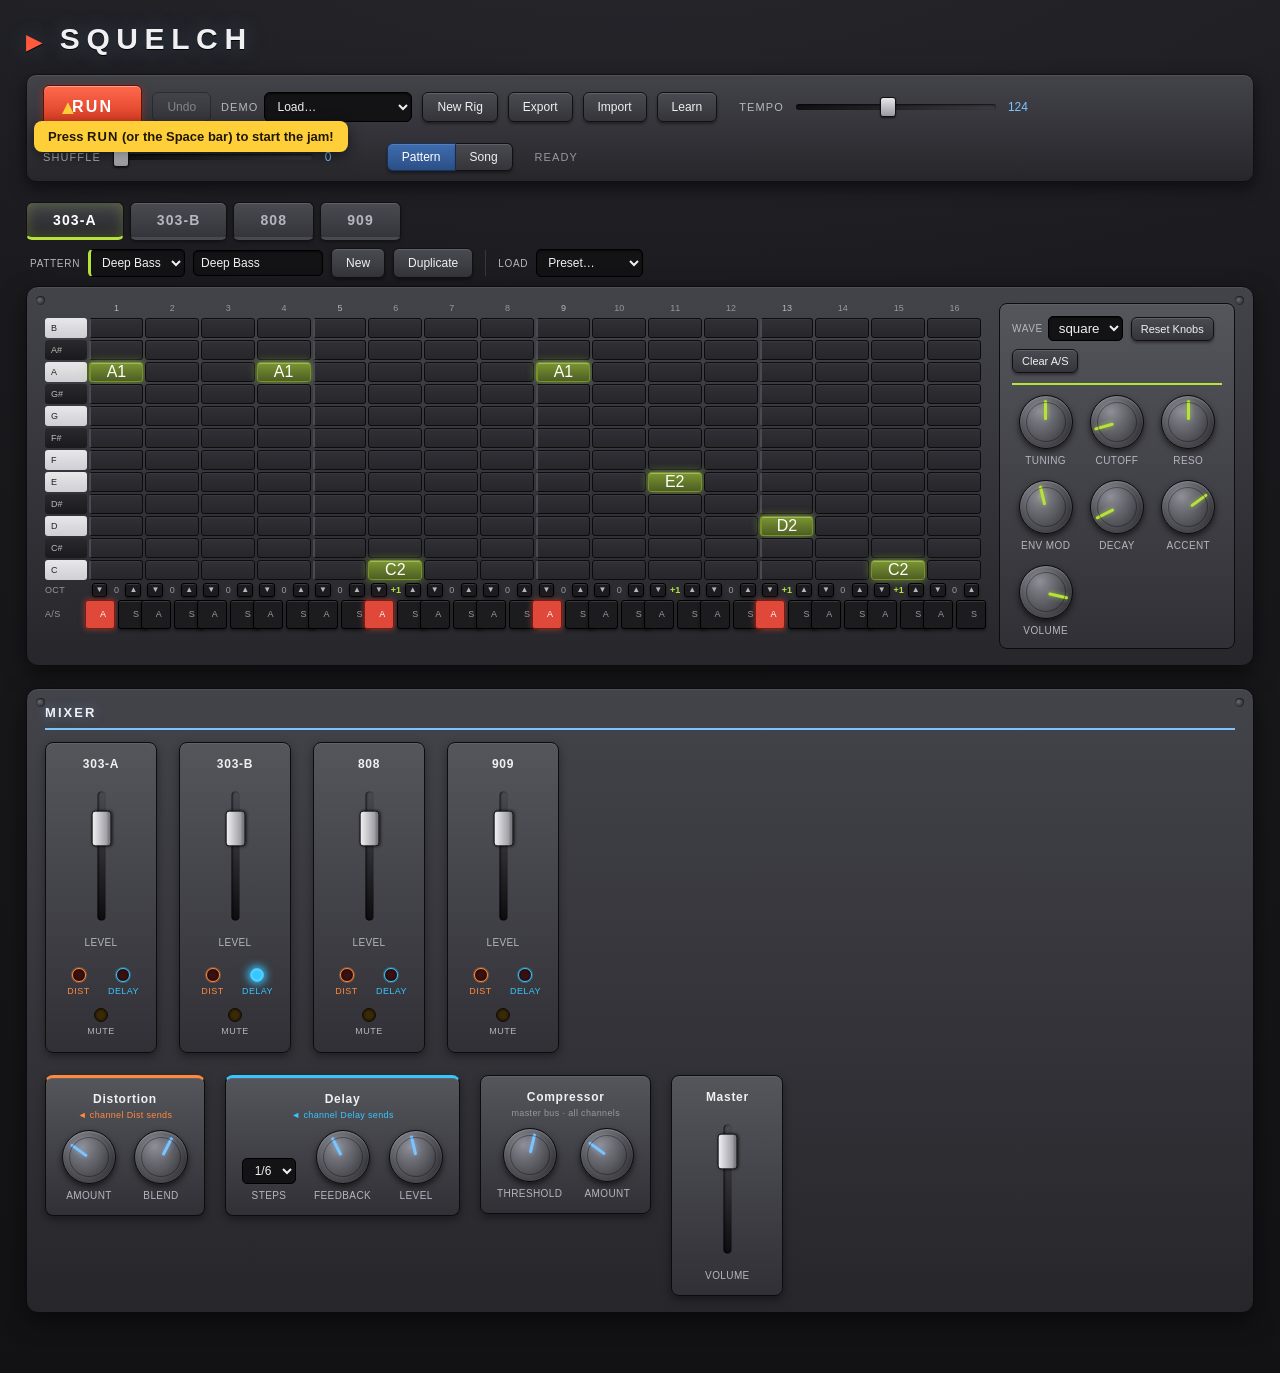
<file: index.html>
<!doctype html>
<html lang="en">
<head>
<meta charset="utf-8">
<meta name="viewport" content="width=device-width, initial-scale=1">
<title>SQUELCH</title>
<link rel="stylesheet" href="css/style.css">
</head>
<body>
<a class="skip-link" href="#instrument-tabs">Skip to the sequencer</a>
<h1>SQUELCH</h1>

<header class="transport" role="region" aria-label="Transport">
  <div class="row">
    <button id="play" class="run-btn" aria-pressed="false">RUN</button>
    <button id="undo" disabled>Undo</button>
    <label class="demo-pick">Demo
      <select id="demos" aria-label="Load a full demo track" title="Load a whole track — tempo, all four machines, and a song arrangement">
        <option value="">Load…</option>
      </select>
    </label>
    <button id="newRig" title="Clear everything and start from a blank rig">New Rig</button>
    <button id="export" title="Save your rig to a file">Export</button>
    <button id="import" title="Load a rig from a file">Import</button>
    <button id="learn">Learn</button>
    <input type="file" id="importFile" accept=".json,application/json" hidden aria-hidden="true">
  </div>
  <div class="row"><label for="tempo">Tempo</label><input type="range" id="tempo" step="1" aria-label="Tempo, beats per minute"><span class="val" id="tempoVal" aria-hidden="true"></span></div>
  <div class="row"><label for="shuffle">Shuffle</label><input type="range" id="shuffle" min="0" max="1" step="0.01" value="0" aria-label="Shuffle amount"><span class="val" id="shuffleVal" aria-hidden="true">0</span></div>
  <div class="row view-toggle" role="group" aria-label="Playback mode">
    <button id="viewPattern" class="active" aria-pressed="true">Pattern</button>
    <button id="viewSong" aria-pressed="false">Song</button>
  </div>
  <div id="status" role="status" aria-live="polite">not started</div>
</header>

<main>
  <div id="instrument-tabs"></div>
  <div id="machines"></div>
  <div id="song"></div>
  <div id="mixer"></div>
</main>

<script type="module" src="js/main.js"></script>
</body>
</html>
</file>
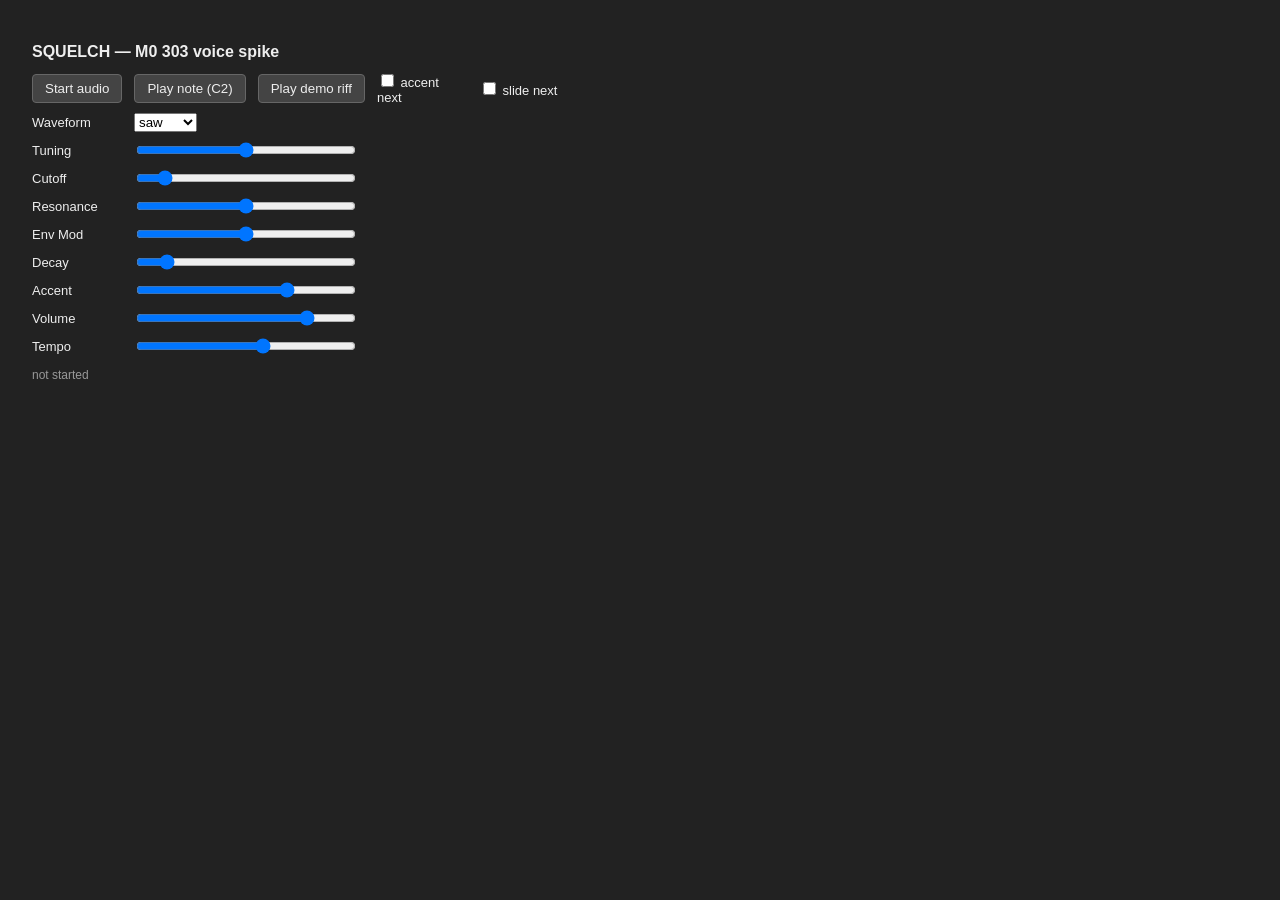
<file: spike/303-voice-spike.html>
<!doctype html>
<html>
<head>
<meta charset="utf-8">
<title>SQUELCH — M0 303 voice spike</title>
<style>
  body { font-family: -apple-system, sans-serif; background: #222; color: #eee; padding: 24px; }
  h1 { font-size: 16px; font-weight: 600; }
  .row { display: flex; align-items: center; gap: 12px; margin: 8px 0; }
  label { width: 90px; font-size: 13px; }
  input[type=range] { width: 220px; }
  .val { width: 60px; font-variant-numeric: tabular-nums; font-size: 12px; color: #9c9; }
  button { background: #444; color: #eee; border: 1px solid #666; padding: 6px 12px; border-radius: 4px; cursor: pointer; }
  button:hover { background: #555; }
  #status { color: #999; font-size: 12px; margin-top: 12px; }
</style>
</head>
<body>
<h1>SQUELCH — M0 303 voice spike</h1>

<div class="row">
  <button id="start">Start audio</button>
  <button id="playNote">Play note (C2)</button>
  <button id="playRiff">Play demo riff</button>
  <label><input type="checkbox" id="accentNext"> accent next</label>
  <label><input type="checkbox" id="slideNext"> slide next</label>
</div>

<div class="row"><label>Waveform</label>
  <select id="waveform"><option value="saw">saw</option><option value="square">square</option></select>
</div>
<div class="row"><label>Tuning</label><input type="range" id="tuning" min="-24" max="24" step="1" value="0"><span class="val" id="tuningVal"></span></div>
<div class="row"><label>Cutoff</label><input type="range" id="cutoff" min="100" max="4000" step="1" value="500"><span class="val" id="cutoffVal"></span></div>
<div class="row"><label>Resonance</label><input type="range" id="resonance" min="0" max="1" step="0.01" value="0.5"><span class="val" id="resonanceVal"></span></div>
<div class="row"><label>Env Mod</label><input type="range" id="envMod" min="0" max="1" step="0.01" value="0.5"><span class="val" id="envModVal"></span></div>
<div class="row"><label>Decay</label><input type="range" id="decay" min="200" max="2000" step="10" value="400"><span class="val" id="decayVal"></span></div>
<div class="row"><label>Accent</label><input type="range" id="accent" min="0" max="1" step="0.01" value="0.7"><span class="val" id="accentVal"></span></div>
<div class="row"><label>Volume</label><input type="range" id="volume" min="0" max="1" step="0.01" value="0.8"><span class="val" id="volumeVal"></span></div>
<div class="row"><label>Tempo</label><input type="range" id="tempo" min="60" max="180" step="1" value="130"><span class="val" id="tempoVal"></span></div>

<div id="status">not started</div>

<script>
let ctx, node;
let riffTimer = null;

// Classic-shaped acid riff: note (MIDI), gate, accent, slide-into-next.
// Root A1 (33) with octave jumps and a couple of slides/accents to hear
// the "wow" and glide by ear.
const RIFF = [
  { n: 33, g: 1, a: 0, s: 0 }, { n: 33, g: 1, a: 0, s: 1 },
  { n: 45, g: 1, a: 1, s: 0 }, { n: 33, g: 0, a: 0, s: 0 },
  { n: 33, g: 1, a: 0, s: 0 }, { n: 36, g: 1, a: 0, s: 1 },
  { n: 33, g: 1, a: 1, s: 0 }, { n: 33, g: 0, a: 0, s: 0 },
  { n: 33, g: 1, a: 0, s: 0 }, { n: 33, g: 1, a: 0, s: 0 },
  { n: 45, g: 1, a: 0, s: 1 }, { n: 45, g: 1, a: 1, s: 0 },
  { n: 33, g: 1, a: 0, s: 0 }, { n: 40, g: 1, a: 0, s: 0 },
  { n: 36, g: 1, a: 1, s: 1 }, { n: 33, g: 1, a: 0, s: 0 },
];

async function start() {
  if (ctx) return;
  ctx = new AudioContext();
  await ctx.audioWorklet.addModule('voice303-processor.js');
  node = new AudioWorkletNode(ctx, 'voice303', { numberOfInputs: 0, numberOfOutputs: 1, outputChannelCount: [1] });
  node.connect(ctx.destination);
  document.getElementById('status').textContent = 'audio running';
  wireKnobs();
}

function wireKnobs() {
  const bind = (id) => {
    const el = document.getElementById(id);
    const valEl = document.getElementById(id + 'Val');
    const update = () => {
      if (valEl) valEl.textContent = el.value;
      if (node.parameters.has(id)) node.parameters.get(id).value = parseFloat(el.value);
    };
    el.addEventListener('input', update);
    update();
  };
  ['tuning', 'cutoff', 'resonance', 'envMod', 'decay', 'accent', 'volume'].forEach(bind);
  document.getElementById('tempoVal').textContent = document.getElementById('tempo').value;
  document.getElementById('tempo').addEventListener('input', (e) => {
    document.getElementById('tempoVal').textContent = e.target.value;
  });
  document.getElementById('waveform').addEventListener('change', (e) => {
    node.port.postMessage({ type: 'waveform', value: e.target.value });
  });
}

function playNote(note, accent, slide) {
  node.port.postMessage({ type: 'note', note, gate: true, accent, slide });
  setTimeout(() => node.port.postMessage({ type: 'note', gate: false }), 200);
}

document.getElementById('start').addEventListener('click', start);

document.getElementById('playNote').addEventListener('click', () => {
  if (!node) return;
  const accent = document.getElementById('accentNext').checked;
  const slide = document.getElementById('slideNext').checked;
  playNote(36, accent, slide);
});

document.getElementById('playRiff').addEventListener('click', () => {
  if (!node) return;
  if (riffTimer) {
    clearTimeout(riffTimer);
    riffTimer = null;
    node.port.postMessage({ type: 'note', gate: false });
    document.getElementById('playRiff').textContent = 'Play demo riff';
    return;
  }
  document.getElementById('playRiff').textContent = 'Stop demo riff';
  let i = 0;
  const stepDur = () => 60000 / parseFloat(document.getElementById('tempo').value) / 4;
  const tick = () => {
    const step = RIFF[i % RIFF.length];
    if (step.g) {
      node.port.postMessage({ type: 'note', note: step.n, gate: true, accent: !!step.a, slide: !!step.s });
    } else {
      node.port.postMessage({ type: 'note', gate: false });
    }
    // Gate off shortly before next step, unless sliding into it.
    const next = RIFF[(i + 1) % RIFF.length];
    if (step.g && !(next && step.s)) {
      setTimeout(() => node.port.postMessage({ type: 'note', gate: false }), stepDur() * 0.6);
    }
    i++;
    riffTimer = setTimeout(tick, stepDur());
  };
  tick();
});
</script>
</body>
</html>
</file>
<file: css/style.css>
/* SQUELCH — M7.5 skeuomorphic pass. Hardware-rack aesthetic, CSS/SVG only,
   no image assets. Per-machine accent color arrives as --accent on
   .machine-section (set in main.js). */

:root {
  --chassis: #17171a;
  --panel-hi: #43434a;
  --panel-lo: #26262b;
  --rail-hi: #55555c;
  --rail-lo: #303036;
  --ink: #f0f0f2;
  --ink-dim: #b6b6be; /* raised from #9a9aa2 for WCAG contrast on the panels */
  --ink-faint: #97979f; /* raised from #6d6d75 */
  --focus: #7cc4ff; /* keyboard focus ring — always visible regardless of --accent */
  --slot: #131315;
  --fx-dist: #ff8a3d;  /* distortion send/section accent — links channel Dist LED to the Distortion box */
  --fx-delay: #38c6ff; /* delay send/section accent — links channel Delay LED to the Delay box */
  --accent: #7cc4ff; /* default; machines override via --accent */
  --pad-off: linear-gradient(#303036, #26262b);
  --screw: radial-gradient(circle at 40% 40%, #6a6a72, #2a2a2e 70%);
}

* { box-sizing: border-box; }

body {
  font-family: "Helvetica Neue", Arial, sans-serif;
  color: var(--ink);
  margin: 0;
  padding: 22px 26px 60px;
  background:
    radial-gradient(1200px 500px at 50% -120px, #26262c, transparent),
    linear-gradient(#1c1c20, #121214);
  min-height: 100vh;
}

h1 {
  font-size: 30px;
  font-weight: 800;
  letter-spacing: 0.22em;
  margin: 0 0 18px;
  color: var(--ink);
  text-shadow: 0 1px 0 #000, 0 0 22px rgba(124,196,255,0.25);
}
h1::before { content: "▶ "; color: #ff5a3c; font-size: 20px; }

/* ---- Transport bar ---- */
.transport {
  display: flex; align-items: center; gap: 14px 22px; flex-wrap: wrap;
  padding: 10px 16px; border-radius: 10px;
  background: linear-gradient(var(--panel-hi), var(--panel-lo));
  border: 1px solid #111;
  box-shadow: inset 0 1px 0 rgba(255,255,255,0.08), 0 6px 16px rgba(0,0,0,0.5);
  margin-bottom: 18px;
}
.transport .row { margin: 0; display: flex; align-items: center; gap: 10px; }
.transport label { width: auto; font-size: 11px; text-transform: uppercase; letter-spacing: 0.1em; color: var(--ink-dim); }
/* Full-rig Demo picker in the transport. */
.demo-pick { display: inline-flex; align-items: center; gap: 6px; }
.demo-pick select {
  background: var(--slot); color: var(--ink); border: 1px solid #000; border-radius: 6px;
  padding: 6px 8px; font-size: 12px; text-transform: none; letter-spacing: normal;
  box-shadow: inset 0 1px 2px rgba(0,0,0,0.6);
}

button {
  background: linear-gradient(#4a4a52, #34343a);
  color: var(--ink);
  border: 1px solid #111;
  padding: 7px 14px;
  border-radius: 6px;
  cursor: pointer;
  font-size: 12px;
  box-shadow: inset 0 1px 0 rgba(255,255,255,0.12), 0 2px 3px rgba(0,0,0,0.4);
}
button:hover { background: linear-gradient(#54545c, #3c3c42); }
button:active { box-shadow: inset 0 2px 4px rgba(0,0,0,0.5); }
button:disabled { opacity: 0.4; cursor: default; box-shadow: none; }

.run-btn {
  font-size: 16px; font-weight: 800; letter-spacing: 0.14em;
  padding: 12px 28px;
  color: #fff;
  background: linear-gradient(#ff6a4d, #d1341c);
  border: 1px solid #5a1508;
  box-shadow: inset 0 1px 0 rgba(255,255,255,0.35), 0 3px 8px rgba(209,52,28,0.5);
}
.run-btn:hover { background: linear-gradient(#ff7a5d, #e13c22); }

.val { min-width: 40px; font-variant-numeric: tabular-nums; font-size: 12px; color: var(--accent); }

/* Native range inputs styled as slim faders. */
input[type=range] {
  -webkit-appearance: none; appearance: none;
  width: 200px; height: 6px; border-radius: 3px;
  background: linear-gradient(to right, #101012, #3a3a40);
  box-shadow: inset 0 1px 2px rgba(0,0,0,0.7);
}
input[type=range]::-webkit-slider-thumb {
  -webkit-appearance: none; width: 16px; height: 20px; border-radius: 3px;
  background: linear-gradient(#e6e6ea, #9a9aa2);
  border: 1px solid #111; box-shadow: 0 1px 2px rgba(0,0,0,0.6);
  cursor: pointer;
}
input[type=range]::-moz-range-thumb {
  width: 16px; height: 20px; border-radius: 3px;
  background: linear-gradient(#e6e6ea, #9a9aa2); border: 1px solid #111; cursor: pointer;
}

#status { color: var(--ink-faint); font-size: 11px; text-transform: uppercase; letter-spacing: 0.1em; }

/* ---- Console: instrument tabs + one editor + docked mixer ---- */
.view-toggle { gap: 0 !important; }
.view-toggle button { border-radius: 0; font-size: 12px; padding: 6px 14px; }
.view-toggle button:first-child { border-radius: 6px 0 0 6px; }
.view-toggle button:last-child { border-radius: 0 6px 6px 0; border-left: none; }
.view-toggle button.active { background: linear-gradient(#3f6db0, #2b4f86); border-color: #1a3358; color: #fff; }

#instrument-tabs { display: flex; gap: 6px; margin-top: 20px; }
.inst-tab-btn {
  font-size: 14px; font-weight: 700; letter-spacing: 0.08em; padding: 9px 26px;
  border-bottom: 3px solid transparent; color: var(--ink-dim);
}
.inst-tab-btn.active {
  background: linear-gradient(var(--panel-hi), var(--panel-lo));
  border-bottom-color: var(--accent); color: #fff;
  box-shadow: inset 0 0 14px color-mix(in srgb, var(--accent) 25%, transparent);
}
#machines { margin-top: 8px; }
#song { margin-top: 8px; }
#mixer { margin-top: 22px; }

/* Editor split: sequencer on the left, inspector on the right. */
.p303-body, .pdrum-body { display: flex; gap: 18px; align-items: flex-start; }
.seq-col { flex: 1; min-width: 0; position: relative; }
/* One-time "getting started" hint centered over an empty grid. Non-interactive
   (clicks pass through to the pads); removed on first interaction. */
.grid-hint {
  position: absolute; top: 50%; left: 50%; transform: translate(-50%, -50%);
  padding: 9px 18px; border-radius: 999px; white-space: nowrap;
  background: rgba(18,18,22,0.86); color: var(--ink);
  border: 1px solid rgba(255,255,255,0.16);
  font-size: 13px; letter-spacing: 0.02em; pointer-events: none;
  box-shadow: 0 4px 16px rgba(0,0,0,0.55); z-index: 4;
  animation: gridHintPulse 2.2s ease-in-out infinite;
}
@keyframes gridHintPulse { 0%, 100% { opacity: 0.7; } 50% { opacity: 1; } }
.inspector {
  flex: 0 0 236px;
  background: linear-gradient(var(--rail-hi), var(--rail-lo));
  border: 1px solid #0c0c0e; border-radius: 8px; padding: 12px;
  box-shadow: inset 0 1px 0 rgba(255,255,255,0.06);
}

.panel303, .panelDrum, .panelSong, .panelMixer {
  position: relative;
  background: linear-gradient(var(--panel-hi), var(--panel-lo));
  border: 1px solid #0c0c0e;
  border-radius: 12px;
  padding: 16px 18px;
  box-shadow: inset 0 1px 0 rgba(255,255,255,0.07), 0 8px 22px rgba(0,0,0,0.5);
}
/* Decorative corner screws. */
.panel303::before, .panelDrum::before, .panelSong::before, .panelMixer::before,
.panel303::after, .panelDrum::after, .panelSong::after, .panelMixer::after {
  content: ""; position: absolute; width: 9px; height: 9px; border-radius: 50%;
  background: var(--screw); box-shadow: inset 0 1px 1px rgba(0,0,0,0.6);
  top: 9px;
}
.panel303::before, .panelDrum::before, .panelSong::before, .panelMixer::before { left: 9px; }
.panel303::after, .panelDrum::after, .panelSong::after, .panelMixer::after { right: 9px; }

.panel303 h2, .panelDrum h2, .panelSong h2, .panelMixer h2 {
  font-size: 13px; font-weight: 700; letter-spacing: 0.16em; text-transform: uppercase;
  margin: 0; color: var(--ink);
  text-shadow: 0 0 12px color-mix(in srgb, var(--accent) 45%, transparent);
}
/* full-width accent underline for panels that keep a plain title */
.panelSong h2, .panelMixer h2 { margin-bottom: 12px; padding-bottom: 8px; border-bottom: 2px solid var(--accent); }

/* ---- Machine section (pattern bar + panel) ---- */
.machine-section { display: flex; flex-direction: column; }
.pattern-bar {
  display: flex; gap: 8px; align-items: center; margin-bottom: 8px; flex-wrap: wrap;
  padding-left: 4px;
}
.pattern-bar select, .pattern-bar input {
  background: var(--slot); color: var(--ink); border: 1px solid #000; border-radius: 5px;
  padding: 5px 7px; font-size: 12px;
  box-shadow: inset 0 1px 2px rgba(0,0,0,0.6);
}
.pattern-bar .pat-name { width: 130px; }
.pattern-bar .pat-select { border-left: 3px solid var(--accent); }
/* Mini section labels so the two selects don't read as duplicates. */
.pat-bar-label { font-size: 10px; text-transform: uppercase; letter-spacing: 0.07em; color: var(--ink-dim); }
.pat-bar-divider { width: 1px; align-self: stretch; margin: 2px 4px; background: rgba(255,255,255,0.12); }

/* ---- Inspector (shared by 303 + drums) ---- */
.insp-head { display: flex; flex-wrap: wrap; align-items: center; gap: 8px; padding-bottom: 10px; margin-bottom: 10px; border-bottom: 2px solid var(--accent); }
.wave-pick { display: flex; align-items: center; gap: 5px; font-size: 10px; text-transform: uppercase; letter-spacing: 0.06em; color: var(--ink-dim); }
.wave-pick select {
  background: var(--slot); color: var(--ink); border: 1px solid #000; border-radius: 5px; padding: 3px 6px;
  box-shadow: inset 0 1px 2px rgba(0,0,0,0.6);
}
.reset-knobs, .clear-as { font-size: 11px; padding: 5px 9px; }
.knob-grid { display: grid; grid-template-columns: repeat(3, 1fr); gap: 14px 4px; justify-items: center; }

.insp-accent { display: flex; justify-content: center; padding-bottom: 12px; margin-bottom: 12px; border-bottom: 2px solid var(--accent); }
.insp-lane-title { font-size: 13px; font-weight: 700; letter-spacing: 0.04em; color: var(--accent); text-align: center; margin-bottom: 10px; }
.insp-knobs { display: grid; grid-template-columns: repeat(2, 1fr); gap: 14px 4px; justify-items: center; }

/* ---- 303 piano-roll: one octave vertical x 16 steps ---- */
.pianoroll { --pr-gutter: 42px; display: flex; flex-direction: column; gap: 3px; }
.pr-header, .pr-oct, .pr-flags { display: grid; grid-template-columns: var(--pr-gutter) repeat(16, minmax(0, 1fr)); gap: 3px; }
.pr-grid { display: grid; grid-template-columns: var(--pr-gutter) repeat(16, minmax(0, 1fr)); gap: 2px; }
.pr-gutter { font-size: 9px; text-transform: uppercase; letter-spacing: 0.04em; color: var(--ink-faint); display: flex; align-items: center; }

.pr-stepnum { text-align: center; font-size: 9px; color: var(--ink-faint); font-variant-numeric: tabular-nums; padding-bottom: 2px; border-radius: 3px; }
.pr-stepnum.beat { color: var(--ink-dim); }
.pr-stepnum.playing { background: #fff; color: #111; font-weight: 700; }

/* piano key row labels */
.pr-key { font-size: 9px; display: flex; align-items: center; padding-left: 6px; border-radius: 3px; height: 20px; }
.pr-key.natural { background: linear-gradient(#e8e8ea, #cfcfd4); color: #222; }
.pr-key.sharp { background: linear-gradient(#2a2a2e, #1a1a1d); color: #bbb; }

/* pitch cells */
.pr-cell {
  height: 20px; border-radius: 3px; cursor: pointer;
  background: var(--pad-off); border: 1px solid #0c0c0e;
  display: flex; align-items: center; justify-content: center;
  font-size: 9px; color: var(--ink-faint); font-variant-numeric: tabular-nums;
  user-select: none; box-shadow: inset 0 1px 0 rgba(255,255,255,0.04);
}
.pr-cell.beat { border-left: 2px solid #4a4a52; }
.pr-cell:hover { border-color: color-mix(in srgb, var(--accent) 55%, #000); }
.pr-cell.col-playing { background: #2e2e34; }
.pr-cell.lit {
  background: linear-gradient(color-mix(in srgb, var(--accent) 60%, #222), color-mix(in srgb, var(--accent) 34%, #1a1a1a));
  border-color: color-mix(in srgb, var(--accent) 65%, #000); color: #fff;
  box-shadow: 0 0 10px color-mix(in srgb, var(--accent) 50%, transparent), inset 0 1px 0 rgba(255,255,255,0.3);
}

/* octave bump strip */
.pr-octcell { display: flex; align-items: center; justify-content: center; gap: 2px; }
.pr-octcell button { background: #1c1c1f; border: 1px solid #000; border-radius: 3px; color: var(--ink-dim); font-size: 8px; line-height: 1; padding: 2px 3px; cursor: pointer; }
.pr-octcell button:hover { color: #fff; border-color: var(--accent); }
.pr-octcell .oct-n { font-size: 9px; color: var(--ink-faint); font-variant-numeric: tabular-nums; min-width: 14px; text-align: center; }
.pr-octcell .oct-n.shifted { color: var(--accent); font-weight: 700; }

/* accent / slide strip */
.pr-flagcell { display: flex; justify-content: center; gap: 3px; }
.pr-flagcell button { border: 1px solid #000; border-radius: 3px; width: 16px; background: #1c1c1f; color: var(--ink-faint); font-size: 9px; cursor: pointer; line-height: 1.4; }
.pr-flagcell .acc.on { background: #e0483a; color: #fff; border-color: #7a1c12; box-shadow: 0 0 6px rgba(224,72,58,0.6); }
.pr-flagcell .sld.on { background: #4db35a; color: #fff; border-color: #1c5a26; box-shadow: 0 0 6px rgba(77,179,90,0.6); }

/* ---- Drums ---- */
.panelDrum { width: 100%; }
.drum-row { display: flex; align-items: center; margin: 2px 0; gap: 10px; }
.drum-name {
  flex: 0 0 96px; text-align: left;
  font-size: 12px; font-weight: 600; letter-spacing: 0.02em;
  color: var(--ink-dim); background: var(--slot);
  border: 1px solid #000; border-radius: 5px; padding: 5px 8px;
  box-shadow: inset 0 1px 2px rgba(0,0,0,0.5);
}
.drum-name:hover { color: var(--ink); }
.drum-name.selected { color: var(--accent); border-color: var(--accent); box-shadow: 0 0 8px color-mix(in srgb, var(--accent) 40%, transparent); }

.drum-lane { display: grid; grid-template-columns: repeat(16, minmax(0, 1fr)); gap: 4px; flex: 1; }
.dstep {
  background: var(--pad-off);
  border: 1px solid #0c0c0e;
  border-radius: 5px;
  height: 24px;
  display: flex; align-items: center; justify-content: center;
  cursor: pointer; user-select: none;
  box-shadow: inset 0 1px 0 rgba(255,255,255,0.05), 0 1px 2px rgba(0,0,0,0.4);
  transition: background 0.08s, box-shadow 0.08s;
}
.dstep:nth-child(4n+1) { border-top: 2px solid #55555c; }
.dstep.hit-on {
  background: linear-gradient(color-mix(in srgb, var(--accent) 55%, #222), color-mix(in srgb, var(--accent) 28%, #1a1a1a));
  border-color: color-mix(in srgb, var(--accent) 60%, #000);
  box-shadow: 0 0 10px color-mix(in srgb, var(--accent) 45%, transparent), inset 0 1px 0 rgba(255,255,255,0.25);
}
.dstep.playing { outline: 2px solid #fff; outline-offset: 1px; transform: translateY(-1px); }
.dstep .acc {
  background: #1c1c1f; border: 1px solid #000; border-radius: 3px; color: var(--ink-faint);
  font-size: 8px; padding: 0; width: 13px; line-height: 1.5; cursor: pointer;
}
.dstep .acc.on { background: #e0483a; color: #fff; border-color: #7a1c12; box-shadow: 0 0 6px rgba(224,72,58,0.6); }

/* ---- Song panel ---- */
.song-header { display: flex; align-items: center; gap: 20px; margin-bottom: 12px; flex-wrap: wrap; }
.song-loop { display: flex; align-items: center; gap: 6px; font-size: 12px; color: var(--ink-dim); cursor: pointer; }
.song-rows { display: flex; flex-direction: column; gap: 4px; }
.song-row { display: flex; align-items: center; gap: 8px; padding: 4px 8px; border-radius: 6px; background: rgba(0,0,0,0.15); }
.song-row.playing { background: #2c3f5e; box-shadow: 0 0 12px rgba(91,132,196,0.5); outline: 1px solid #5b84c4; }
.song-row-num { width: 22px; font-size: 12px; color: var(--ink-faint); text-align: right; font-variant-numeric: tabular-nums; }
.song-row select, .song-row .song-repeat {
  background: var(--slot); color: var(--ink); border: 1px solid #000; border-radius: 5px;
  padding: 4px 6px; font-size: 12px; box-shadow: inset 0 1px 2px rgba(0,0,0,0.6);
}
.song-row .song-repeat { width: 48px; }
.song-add { margin-top: 10px; }

/* ---- Mixer ---- */
.panelMixer { width: 100%; }
.mixer-strip { display: flex; gap: 22px; flex-wrap: wrap; align-items: flex-start; }
.mixer-channel {
  display: flex; flex-direction: column; align-items: center; gap: 10px;
  padding: 14px 12px; width: 112px;
  background: linear-gradient(var(--rail-hi), var(--rail-lo));
  border: 1px solid #0c0c0e; border-radius: 8px;
  box-shadow: inset 0 1px 0 rgba(255,255,255,0.08), 0 3px 8px rgba(0,0,0,0.4);
}
.mixer-channel-label { font-size: 12px; font-weight: 700; letter-spacing: 0.06em; color: var(--ink); }
/* Keep every channel's sends inside its own 112px box, aligned under it:
   Dist | Delay on the top row, Mute spanning the row below. */
.mixer-toggles {
  display: grid; grid-template-columns: 1fr 1fr; gap: 8px 4px;
  width: 100%; margin-top: 8px; justify-items: center;
}
.mixer-toggles .mute-led { grid-column: 1 / -1; }

.mixer-fx { display: flex; gap: 20px; flex-wrap: wrap; align-items: flex-start; }
.mixer-fx-section {
  display: flex; flex-direction: column; align-items: center; gap: 10px;
  padding: 14px 16px;
  background: linear-gradient(var(--rail-hi), var(--rail-lo));
  border: 1px solid #0c0c0e; border-radius: 8px;
  box-shadow: inset 0 1px 0 rgba(255,255,255,0.08), 0 3px 8px rgba(0,0,0,0.4);
}
.mixer-fx-label { font-size: 12px; font-weight: 700; letter-spacing: 0.06em; color: var(--ink); }
/* Caption under an FX label: where the section's signal comes from. */
.mixer-fx-sub { font-size: 9px; letter-spacing: 0.04em; color: var(--ink-faint); margin-top: -6px; text-align: center; }
/* Send-FX sections wear a top accent bar matching their per-channel LED, so a
   glance ties the channel Dist/Delay toggles to these shared boxes. */
.mixer-fx-section.fx-dist  { border-top: 3px solid var(--fx-dist); }
.mixer-fx-section.fx-delay { border-top: 3px solid var(--fx-delay); }
.mixer-fx-section.fx-dist  .mixer-fx-sub { color: var(--fx-dist); }
.mixer-fx-section.fx-delay .mixer-fx-sub { color: var(--fx-delay); }
.knob-row { display: flex; gap: 18px; align-items: flex-end; }

/* Rotary knob. */
.knob-widget { display: flex; flex-direction: column; align-items: center; gap: 6px; }
.knob {
  width: 54px; height: 54px; border-radius: 50%;
  background:
    radial-gradient(circle at 50% 120%, rgba(255,255,255,0.12), transparent 60%),
    radial-gradient(circle at 38% 30%, #8f8f98, #35353b 72%);
  border: 1px solid #0a0a0c;
  box-shadow: 0 3px 6px rgba(0,0,0,0.6), inset 0 1px 2px rgba(255,255,255,0.25);
  position: relative; cursor: ns-resize;
}
.knob::after { /* skirt tick ring */
  content: ""; position: absolute; inset: 6px; border-radius: 50%;
  border: 1px solid rgba(0,0,0,0.35);
}
.knob-indicator {
  position: absolute; top: 4px; left: 50%; width: 3px; height: 20px; margin-left: -1.5px;
  background: var(--accent, #eee); border-radius: 2px;
  box-shadow: 0 0 5px color-mix(in srgb, var(--accent) 60%, transparent);
  transform-origin: 50% 23px;
}
.knob-value {
  position: absolute; bottom: -22px; left: 50%; transform: translateX(-50%);
  font-size: 10px; font-variant-numeric: tabular-nums; color: var(--ink);
  background: #000; padding: 1px 5px; border-radius: 3px; white-space: nowrap;
  opacity: 0; transition: opacity 0.1s; pointer-events: none; z-index: 3;
}
.knob.dragging .knob-value { opacity: 1; }
.knob-label { font-size: 10px; letter-spacing: 0.04em; color: var(--ink-dim); text-transform: uppercase; }
.knob-widget select {
  width: 54px; height: 26px; font-size: 12px; text-align: center;
  background: var(--slot); color: var(--ink); border: 1px solid #000; border-radius: 5px;
}

/* Vertical fader (rotated native range). */
.fader-wrap { display: flex; flex-direction: column; align-items: center; gap: 6px; }
.fader-track { width: 40px; height: 150px; display: flex; align-items: center; justify-content: center; }
.fader-track input[type=range] {
  width: 136px; transform: rotate(-90deg);
  -webkit-appearance: none; appearance: none; background: transparent; margin: 0; box-shadow: none;
}
.fader-track input[type=range]::-webkit-slider-runnable-track {
  height: 8px; border-radius: 4px;
  background: linear-gradient(to right, #0d0d0f, #4a4a52);
  box-shadow: inset 0 1px 2px rgba(0,0,0,0.8);
}
.fader-track input[type=range]::-webkit-slider-thumb {
  -webkit-appearance: none; width: 36px; height: 20px;
  background: linear-gradient(#f0f0f4, #8a8a92);
  border: 1px solid #111; border-radius: 4px; margin-top: -6px;
  box-shadow: 0 1px 3px rgba(0,0,0,0.7), inset 0 -3px 0 rgba(0,0,0,0.15);
}
.fader-track input[type=range]::-moz-range-track {
  height: 8px; border-radius: 4px; background: linear-gradient(to right, #0d0d0f, #4a4a52);
}
.fader-track input[type=range]::-moz-range-thumb {
  width: 36px; height: 20px; background: linear-gradient(#f0f0f4, #8a8a92);
  border: 1px solid #111; border-radius: 4px;
}
.fader-label { font-size: 10px; letter-spacing: 0.04em; color: var(--ink-dim); text-transform: uppercase; }

/* LED toggle. */
.led-toggle {
  display: flex; flex-direction: column; align-items: center; gap: 4px;
  cursor: pointer; user-select: none;
  /* It's a <button>: strip the generic button chrome so it reads as a bare LED
     and doesn't inherit padding: 7px 14px (which bloated the toggle row past
     the channel width and made adjacent channels' sends collide). */
  background: none; border: none; box-shadow: none; padding: 2px 0;
  -webkit-appearance: none; appearance: none; font: inherit;
}
.led-toggle .led {
  width: 14px; height: 14px; border-radius: 50%;
  background: #3a1010; border: 1px solid #0a0404;
  box-shadow: inset 0 0 3px rgba(0,0,0,0.9);
}
.led-toggle.on .led { background: #ff4433; box-shadow: 0 0 9px 2px #ff4433, inset 0 0 2px rgba(255,255,255,0.7); }
.led-toggle.mute-led .led { background: #3a2a08; border-color: #120c02; }
.led-toggle.mute-led.on .led { background: #ffaa22; box-shadow: 0 0 9px 2px #ffaa22, inset 0 0 2px rgba(255,255,255,0.7); }
.led-toggle .led-label { font-size: 9px; text-transform: uppercase; letter-spacing: 0.05em; color: var(--ink-dim); }

/* Send LEDs are color-coded to their shared FX section (see --fx-dist /
   --fx-delay). The tint shows even when off — a colored ring + label — so the
   channel→effect routing reads without having to switch the send on. */
.led-toggle.send-dist .led  { border-color: var(--fx-dist); box-shadow: inset 0 0 3px rgba(0,0,0,0.9), 0 0 0 1px rgba(255,138,61,0.35); }
.led-toggle.send-delay .led { border-color: var(--fx-delay); box-shadow: inset 0 0 3px rgba(0,0,0,0.9), 0 0 0 1px rgba(56,198,255,0.35); }
.led-toggle.send-dist.on .led  { background: var(--fx-dist);  box-shadow: 0 0 9px 2px var(--fx-dist),  inset 0 0 2px rgba(255,255,255,0.7); }
.led-toggle.send-delay.on .led { background: var(--fx-delay); box-shadow: 0 0 9px 2px var(--fx-delay), inset 0 0 2px rgba(255,255,255,0.7); }
.led-toggle.send-dist .led-label  { color: var(--fx-dist); }
.led-toggle.send-delay .led-label { color: var(--fx-delay); }

/* ---- First-run nudge ---- */
#nudge {
  position: fixed; top: 96px; left: 34px; z-index: 50;
  display: flex; flex-direction: column; align-items: flex-start; gap: 2px;
  pointer-events: none;
}
.nudge-arrow { color: #ffcf3a; font-size: 20px; margin-left: 24px; animation: nudge-bounce 0.9s ease-in-out infinite; }
.nudge-text {
  background: #ffcf3a; color: #201800; font-size: 13px; font-weight: 600;
  padding: 8px 14px; border-radius: 8px; box-shadow: 0 4px 14px rgba(0,0,0,0.5);
}
.nudge-text b { letter-spacing: 0.08em; }
@keyframes nudge-bounce { 0%, 100% { transform: translateY(0); } 50% { transform: translateY(-5px); } }

/* ============================================================
   Accessibility
   ============================================================ */

/* Screen-reader-only content (kept in the a11y tree, hidden visually). */
.sr-only {
  position: absolute; width: 1px; height: 1px; padding: 0; margin: -1px;
  overflow: hidden; clip: rect(0 0 0 0); white-space: nowrap; border: 0;
}

/* Skip link — first focusable element, reveals on focus. */
.skip-link {
  position: absolute; left: 8px; top: -48px; z-index: 100;
  background: var(--focus); color: #06263f; font-weight: 700;
  padding: 8px 14px; border-radius: 6px; text-decoration: none;
  transition: top 0.15s;
}
.skip-link:focus { top: 8px; }

/* One clear, consistent keyboard-focus ring on every interactive control,
   including the custom knob/pad/cell widgets. Mouse clicks don't trigger it. */
button:focus-visible,
select:focus-visible,
input:focus-visible,
a:focus-visible,
.knob:focus-visible,
.pr-cell:focus-visible,
.dstep:focus-visible,
.drum-name:focus-visible,
.inst-tab-btn:focus-visible {
  outline: 3px solid var(--focus);
  outline-offset: 2px;
  z-index: 5;
}
/* The pads are dense — keep the ring inside so it isn't clipped by neighbours. */
.pr-cell:focus-visible, .dstep:focus-visible { outline-offset: -1px; }

/* The step/pad/knob elements are now <button>s — strip default button chrome
   so they keep their designed look. */
.pr-cell, .dstep, .knob {
  font: inherit; padding: 0; -webkit-appearance: none; appearance: none;
}
.pr-cell { color: var(--ink-faint); }

/* Respect reduced-motion: kill the playhead nudge and pad transitions. */
@media (prefers-reduced-motion: reduce) {
  *, *::before, *::after { animation-duration: 0.001ms !important; animation-iteration-count: 1 !important; transition-duration: 0.001ms !important; }
  .nudge-arrow { animation: none; }
  .step.playing, .dstep.playing { transform: none; }
}

/* Honour a user request for more contrast. */
@media (prefers-contrast: more) {
  :root { --ink-dim: #dcdce0; --ink-faint: #c4c4ca; }
  .pr-cell, .dstep { border-color: #000; }
  .pr-cell.lit, .dstep.hit-on { outline: 1px solid #fff; }
  button, select, input { border-color: #000; }
}

/* ============================================================
   Learn modal (tutorial + history)
   ============================================================ */
.modal-backdrop {
  position: fixed; inset: 0; z-index: 100;
  display: flex; align-items: center; justify-content: center;
  background: rgba(0,0,0,0.6); padding: 24px;
}
.modal-backdrop[hidden] { display: none; }
.modal-dialog {
  display: flex; flex-direction: column;
  width: 100%; max-width: 660px; max-height: 86vh;
  background: linear-gradient(#2c2c31, #222226);
  border: 1px solid #0c0c0e; border-radius: 12px;
  box-shadow: 0 18px 50px rgba(0,0,0,0.7), inset 0 1px 0 rgba(255,255,255,0.08);
}
.modal-head {
  display: flex; align-items: center; justify-content: space-between;
  padding: 16px 20px; border-bottom: 1px solid #111;
}
.modal-head h2 { margin: 0; font-size: 18px; font-weight: 700; letter-spacing: 0.08em; text-transform: uppercase; color: var(--ink); }
.modal-close { font-size: 14px; line-height: 1; padding: 6px 10px; }
.modal-tabs { display: flex; gap: 6px; padding: 12px 20px 0; }
.modal-tab { font-size: 13px; font-weight: 600; padding: 8px 16px; border-bottom: 3px solid transparent; }
.modal-tab.active { color: #fff; border-bottom-color: var(--focus); background: linear-gradient(#3a3a40, #2c2c31); }
.modal-body {
  padding: 18px 22px 24px; overflow-y: auto;
  color: #dcdce0; font-size: 15px; line-height: 1.62;
}
.modal-body b { color: #fff; font-weight: 700; }
.help-lead { margin: 0 0 16px; font-size: 15px; color: #eaeaee; }
.help-steps { margin: 0; padding-left: 22px; display: flex; flex-direction: column; gap: 11px; }
.help-steps li { padding-left: 4px; }
.help-note { margin: 18px 0 0; padding: 12px 14px; background: rgba(255,255,255,0.04); border-left: 3px solid var(--focus); border-radius: 0 6px 6px 0; font-size: 14px; color: #c7c7cd; }
.kbd {
  display: inline-block; font-family: ui-monospace, Menlo, monospace; font-size: 12px;
  padding: 1px 6px; border-radius: 4px; background: #14141a; border: 1px solid #000;
  box-shadow: inset 0 1px 0 rgba(255,255,255,0.08); color: #e8e8ea;
}
.machine-note { margin: 0 0 18px; padding: 14px 16px; background: rgba(255,255,255,0.03); border-radius: 8px; border: 1px solid #1a1a1e; }
.machine-note h4 { margin: 0 0 6px; font-size: 15px; font-weight: 700; color: #fff; }
.machine-note p { margin: 0; }
.machine-note .yr { font-weight: 500; color: var(--focus); font-size: 13px; margin-left: 6px; letter-spacing: 0.04em; }

/* Learn modal: machine illustrations + reference links. */
.machine-svg { display: block; width: 100%; max-width: 300px; height: auto; margin: 0 0 12px; }
.modal-body a { color: var(--focus); text-decoration: underline; text-underline-offset: 2px; }
.modal-body a:hover { color: #a9d8ff; }
.modal-body i { color: #eaeaee; }
</file>
